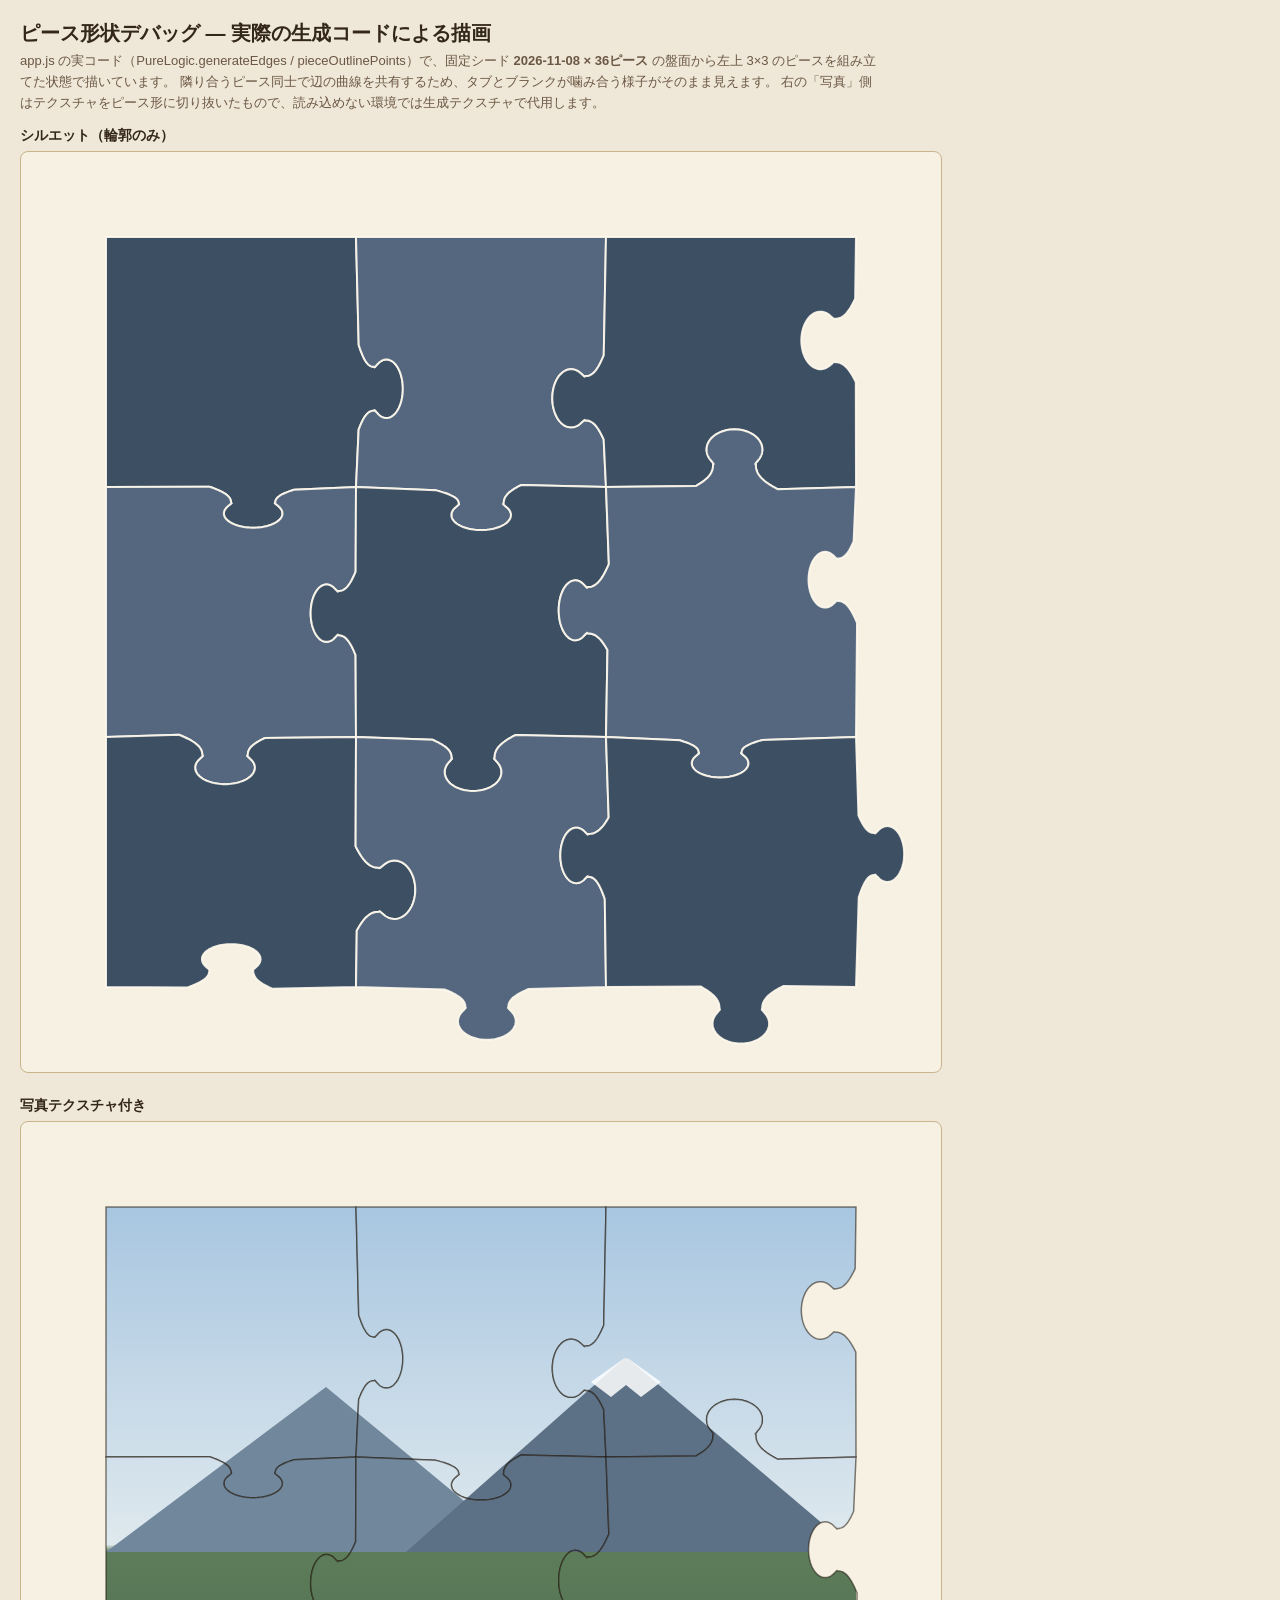
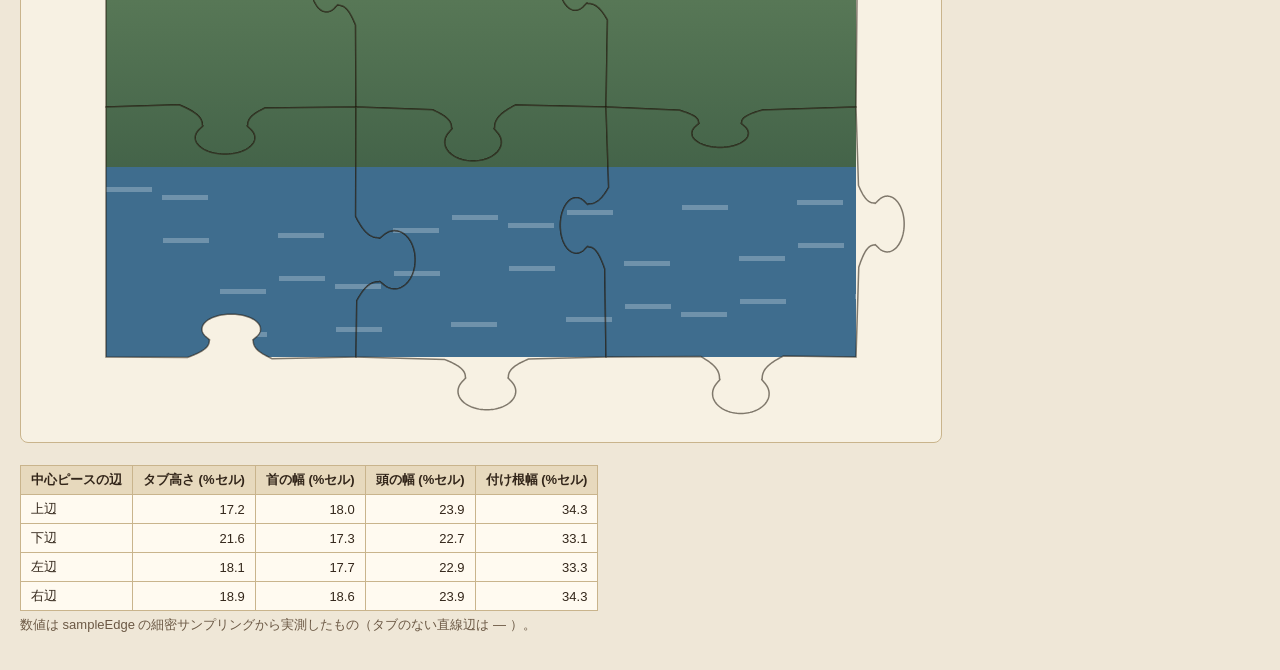
<file: shape-debug.html>
<!DOCTYPE html>
<html lang="ja">
<head>
<meta charset="utf-8">
<meta name="viewport" content="width=device-width, initial-scale=1">
<title>ピース形状デバッグ (shape-debug)</title>
<style>
  body { margin: 0; padding: 20px; background: #efe7d7; color: #33261a;
         font-family: "Hiragino Kaku Gothic ProN", "Noto Sans JP", sans-serif; }
  h1 { font-size: 20px; margin: 0 0 4px; }
  p.note { margin: 4px 0 14px; font-size: 13px; color: #6b5844; max-width: 860px; line-height: 1.6; }
  .row { display: flex; gap: 20px; flex-wrap: wrap; align-items: flex-start; }
  figure { margin: 0; }
  figcaption { font-size: 14px; font-weight: bold; margin: 0 0 6px; }
  canvas { background: #f7f1e3; border: 1px solid #c9b48c; border-radius: 8px; }
  table { border-collapse: collapse; margin-top: 18px; background: #fffaf0; font-size: 13px; }
  th, td { border: 1px solid #c9b48c; padding: 5px 10px; text-align: right; }
  th { background: #e7d9bd; }
  td:first-child, th:first-child { text-align: left; }
</style>
</head>
<body>
<h1>ピース形状デバッグ — 実際の生成コードによる描画</h1>
<p class="note">
  app.js の実コード（PureLogic.generateEdges / pieceOutlinePoints）で、固定シード
  <b>2026-11-08 × 36ピース</b> の盤面から左上 3×3 のピースを組み立てた状態で描いています。
  隣り合うピース同士で辺の曲線を共有するため、タブとブランクが噛み合う様子がそのまま見えます。
  右の「写真」側はテクスチャをピース形に切り抜いたもので、読み込めない環境では生成テクスチャで代用します。
</p>
<div class="row">
  <figure>
    <figcaption>シルエット（輪郭のみ）</figcaption>
    <canvas id="sil" width="920" height="920"></canvas>
  </figure>
  <figure>
    <figcaption>写真テクスチャ付き</figcaption>
    <canvas id="photo" width="920" height="920"></canvas>
  </figure>
</div>
<table id="metrics">
  <thead>
    <tr><th>中心ピースの辺</th><th>タブ高さ (%セル)</th><th>首の幅 (%セル)</th><th>頭の幅 (%セル)</th><th>付け根幅 (%セル)</th></tr>
  </thead>
  <tbody></tbody>
</table>
<p class="note">数値は sampleEdge の細密サンプリングから実測したもの（タブのない直線辺は — ）。</p>

<script>
  /* app.js のブラウザUI部は fetch('data/images.json') で起動するため、
   * デバッグページでは fetch を未解決のままにして UI を止め、
   * 同期的に定義される PureLogic (純粋ロジック) だけを使う。 */
  window.fetch = function () { return new Promise(function () {}); };
</script>
<script src="./app.js"></script>
<script>
(function () {
  var L = window.PureLogic;
  var DATE = '2026-11-08', PIECES = 36;
  var edges = L.generateEdges(DATE, PIECES);
  var CELL = 250, MARGIN = 85; // 3×3 の外側にタブがはみ出す余白
  var BLOCK = 3;

  function piecePath(ctx, col, row) {
    var pts = L.pieceOutlinePoints(edges, col, row, 24);
    ctx.beginPath();
    pts.forEach(function (p, i) {
      var x = MARGIN + (col + p.x) * CELL, y = MARGIN + (row + p.y) * CELL;
      if (i === 0) ctx.moveTo(x, y); else ctx.lineTo(x, y);
    });
    ctx.closePath();
  }

  /* ---- シルエット ---- */
  var sil = document.getElementById('sil').getContext('2d');
  var fills = ['#3d4f63', '#54677f'];
  for (var r = 0; r < BLOCK; r++) for (var c = 0; c < BLOCK; c++) {
    piecePath(sil, c, r);
    sil.fillStyle = fills[(r + c) % 2];
    sil.fill();
    sil.strokeStyle = 'rgba(255,250,238,0.9)';
    sil.lineWidth = 2;
    sil.stroke();
  }

  /* ---- 写真テクスチャ ---- */
  var photo = document.getElementById('photo').getContext('2d');
  var tex = document.createElement('canvas');
  tex.width = tex.height = BLOCK * CELL;
  function drawGeneratedTexture() {
    var t = tex.getContext('2d');
    var g = t.createLinearGradient(0, 0, 0, tex.height);
    g.addColorStop(0, '#a8c6e0'); g.addColorStop(0.45, '#dfe9ee'); g.addColorStop(0.46, '#5d7d5a'); g.addColorStop(1, '#2e4d3a');
    t.fillStyle = g; t.fillRect(0, 0, tex.width, tex.height);
    t.fillStyle = '#71879b';
    t.beginPath(); t.moveTo(0, 345); t.lineTo(220, 180); t.lineTo(420, 345); t.closePath(); t.fill();
    t.fillStyle = '#5d7186';
    t.beginPath(); t.moveTo(300, 345); t.lineTo(520, 150); t.lineTo(750, 345); t.closePath(); t.fill();
    t.fillStyle = 'rgba(255,255,255,0.85)';
    t.beginPath(); t.moveTo(485, 175); t.lineTo(520, 150); t.lineTo(555, 175); t.lineTo(535, 190); t.lineTo(520, 178); t.lineTo(505, 190); t.closePath(); t.fill();
    t.fillStyle = '#3f6d8e'; t.fillRect(0, 560, tex.width, 190);
    t.fillStyle = 'rgba(255,255,255,0.25)';
    for (var i = 0; i < 26; i++) t.fillRect((i * 173) % tex.width, 580 + (i * 89) % 150, 46, 5);
  }
  function drawPhoto() {
    photo.clearRect(0, 0, 920, 920);
    for (var r = 0; r < BLOCK; r++) for (var c = 0; c < BLOCK; c++) {
      photo.save();
      piecePath(photo, c, r);
      photo.clip();
      photo.drawImage(tex, MARGIN, MARGIN);
      photo.restore();
      piecePath(photo, c, r);
      photo.strokeStyle = 'rgba(30,20,10,0.55)';
      photo.lineWidth = 1.5;
      photo.stroke();
    }
  }
  drawGeneratedTexture();
  drawPhoto();
  var img = new Image();
  img.crossOrigin = 'anonymous';
  img.onload = function () {
    var t = tex.getContext('2d');
    t.clearRect(0, 0, tex.width, tex.height);
    t.drawImage(img, 0, 0, tex.width, tex.height);
    drawPhoto();
  };
  img.src = 'https://picsum.photos/id/1015/750/750';

  /* ---- 中心ピース (1,1) の4辺の実測値 ---- */
  function profileOf(edge) {
    if (!edge) return null;
    var pts = L.sampleEdge(edge, 96), s = edge.sign;
    var tab = pts.map(function (p) { return { u: p.u, h: p.v * s }; }).filter(function (p) { return p.h > 0.004; });
    if (!tab.length) return null;
    var t = Math.max.apply(null, tab.map(function (p) { return p.h; }));
    var BINS = 40, widths = new Array(BINS).fill(null);
    tab.forEach(function (p) {
      var b = Math.min(BINS - 1, Math.floor(p.h / t * BINS));
      if (!widths[b]) widths[b] = { min: p.u, max: p.u };
      else { widths[b].min = Math.min(widths[b].min, p.u); widths[b].max = Math.max(widths[b].max, p.u); }
    });
    for (var b = 0; b < BINS; b++) {
      if (widths[b]) continue;
      var lo = b - 1; while (lo >= 0 && !widths[lo]) lo--;
      var hi = b + 1; while (hi < BINS && !widths[hi]) hi++;
      if (lo >= 0 && hi < BINS) widths[b] = { min: (widths[lo].min + widths[hi].min) / 2, max: (widths[lo].max + widths[hi].max) / 2 };
      else if (lo >= 0) widths[b] = widths[lo]; else if (hi < BINS) widths[b] = widths[hi];
    }
    function range(lo, hi, fn) {
      var out = fn === 'min' ? Infinity : -Infinity;
      for (var i = 0; i < BINS; i++) {
        var ctr = (i + 0.5) / BINS;
        if (ctr < lo || ctr >= hi || !widths[i]) continue;
        var w = widths[i].max - widths[i].min;
        out = fn === 'min' ? Math.min(out, w) : Math.max(out, w);
      }
      return isFinite(out) ? out : null;
    }
    var es = L.edgeSegments(edge);
    return {
      t: t, neck: range(0.10, 0.55, 'min'), head: range(0.55, 0.97, 'max'),
      base: es.segs[es.segs.length - 1].x3 - es.lineTo.u
    };
  }
  var n = edges.n, center = { col: 1, row: 1 };
  var rowsData = [
    ['上辺', edges.h[center.row][center.col]],
    ['下辺', edges.h[center.row + 1][center.col]],
    ['左辺', edges.v[center.row][center.col]],
    ['右辺', edges.v[center.row][center.col + 1]]
  ];
  var tbody = document.querySelector('#metrics tbody');
  rowsData.forEach(function (rd) {
    var p = profileOf(rd[1]);
    var tr = document.createElement('tr');
    function td(v) { return '<td>' + (v == null ? '—' : (v * 100).toFixed(1)) + '</td>'; }
    tr.innerHTML = '<td>' + rd[0] + '</td>' + (p ? td(p.t) + td(p.neck) + td(p.head) + td(p.base) : td(null) + td(null) + td(null) + td(null));
    tbody.appendChild(tr);
  });
})();
</script>
</body>
</html>
</file>
